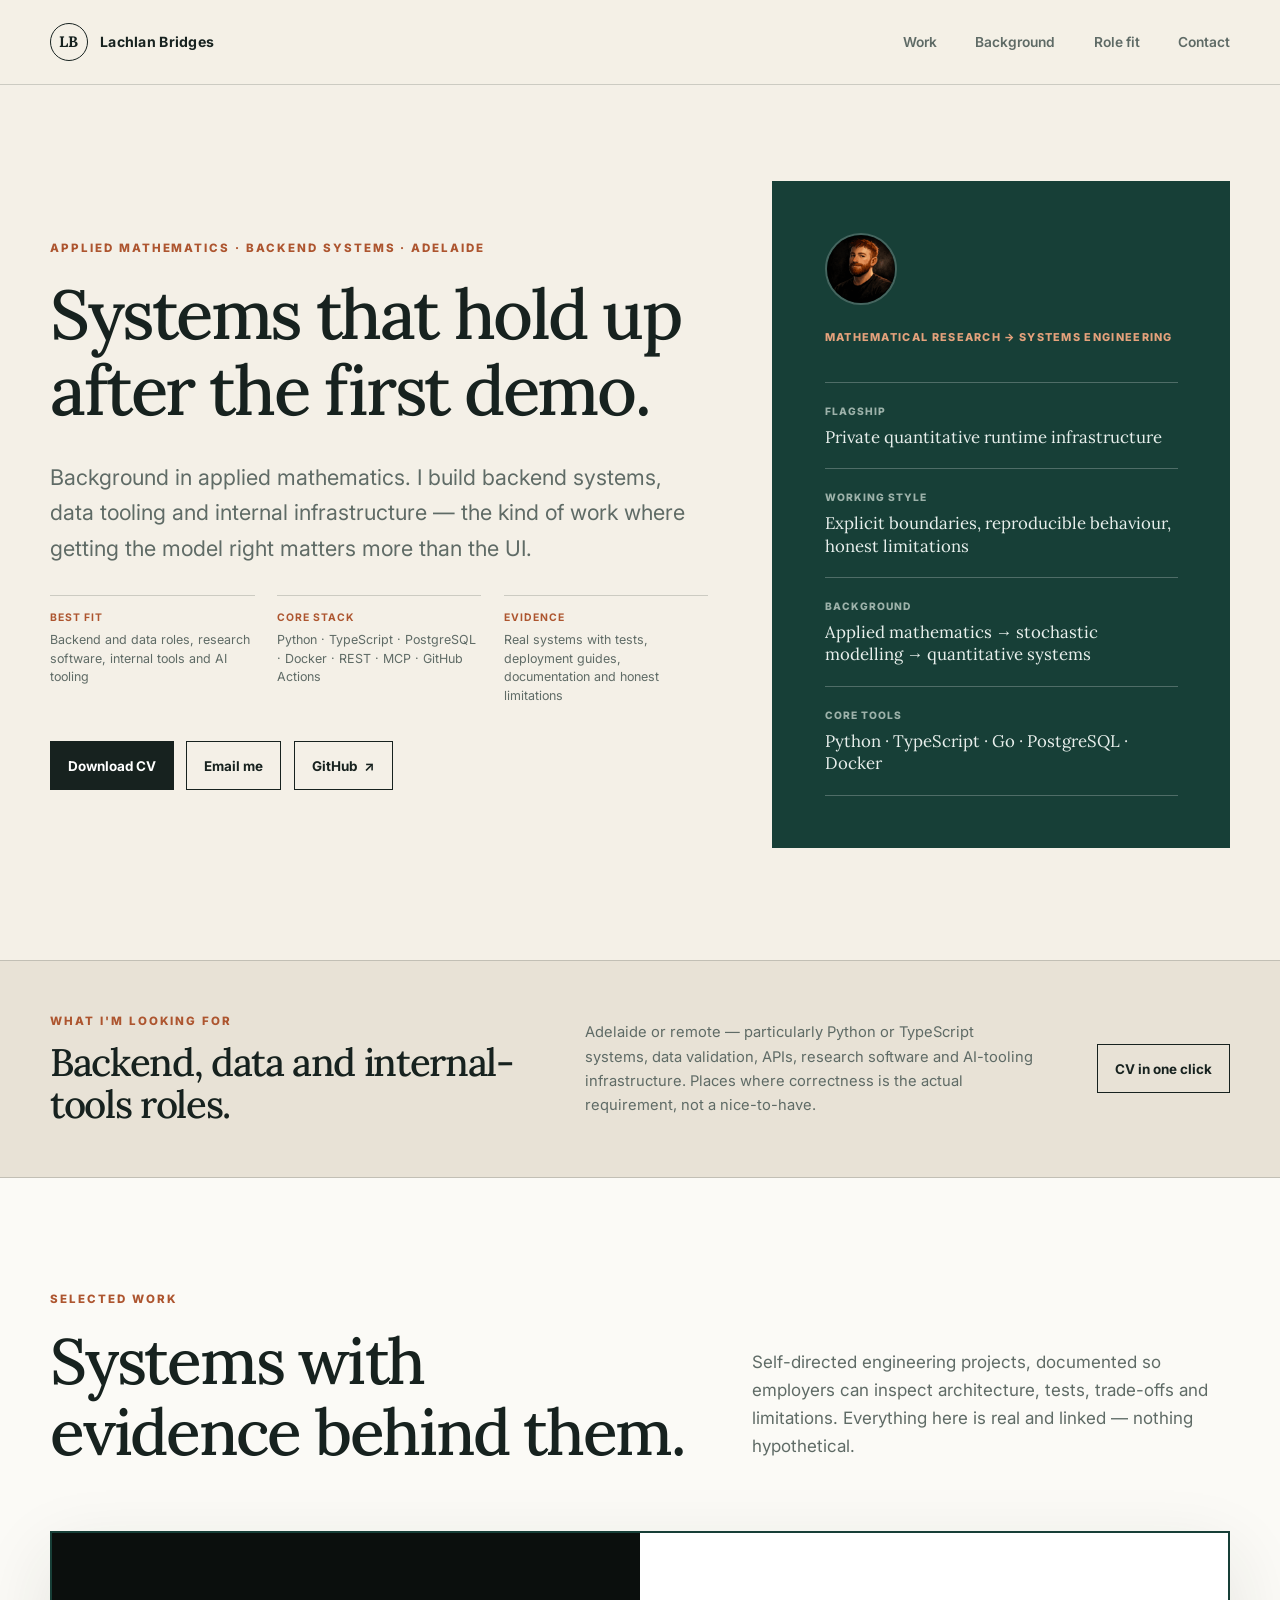
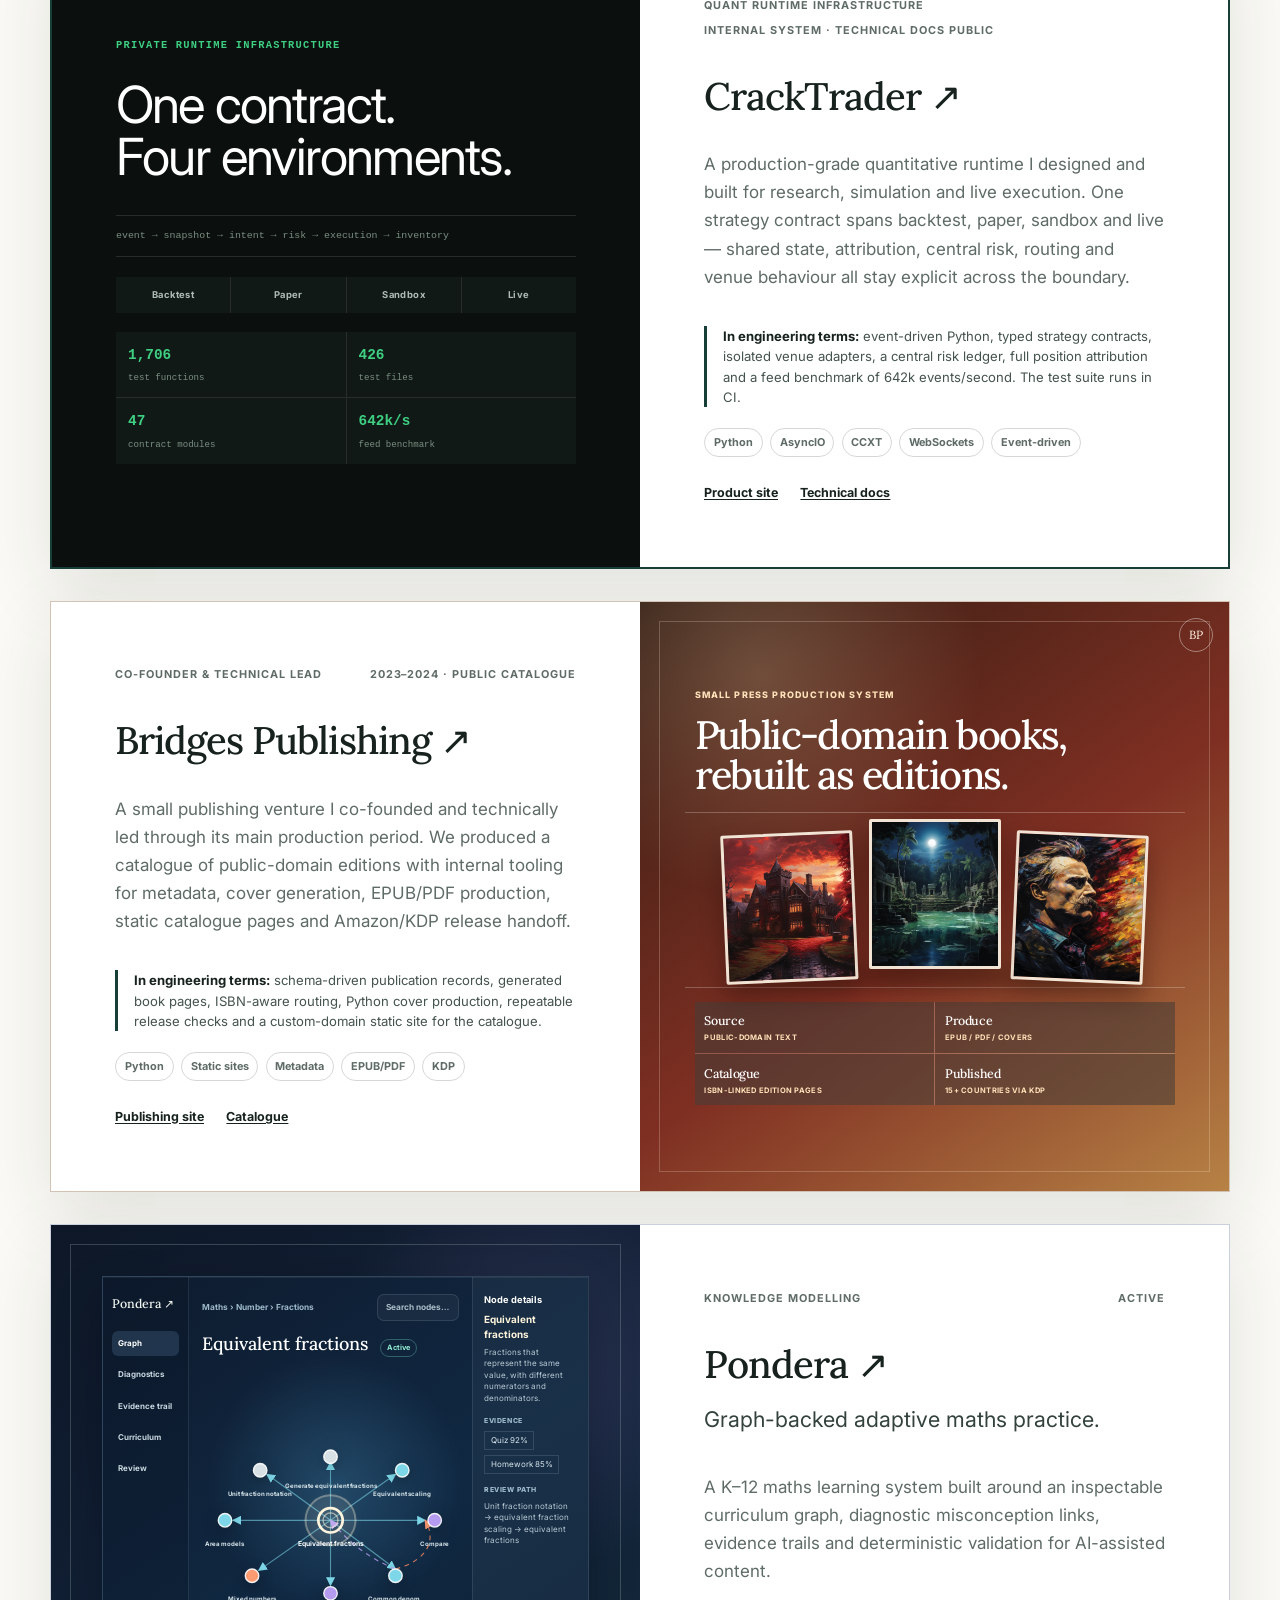
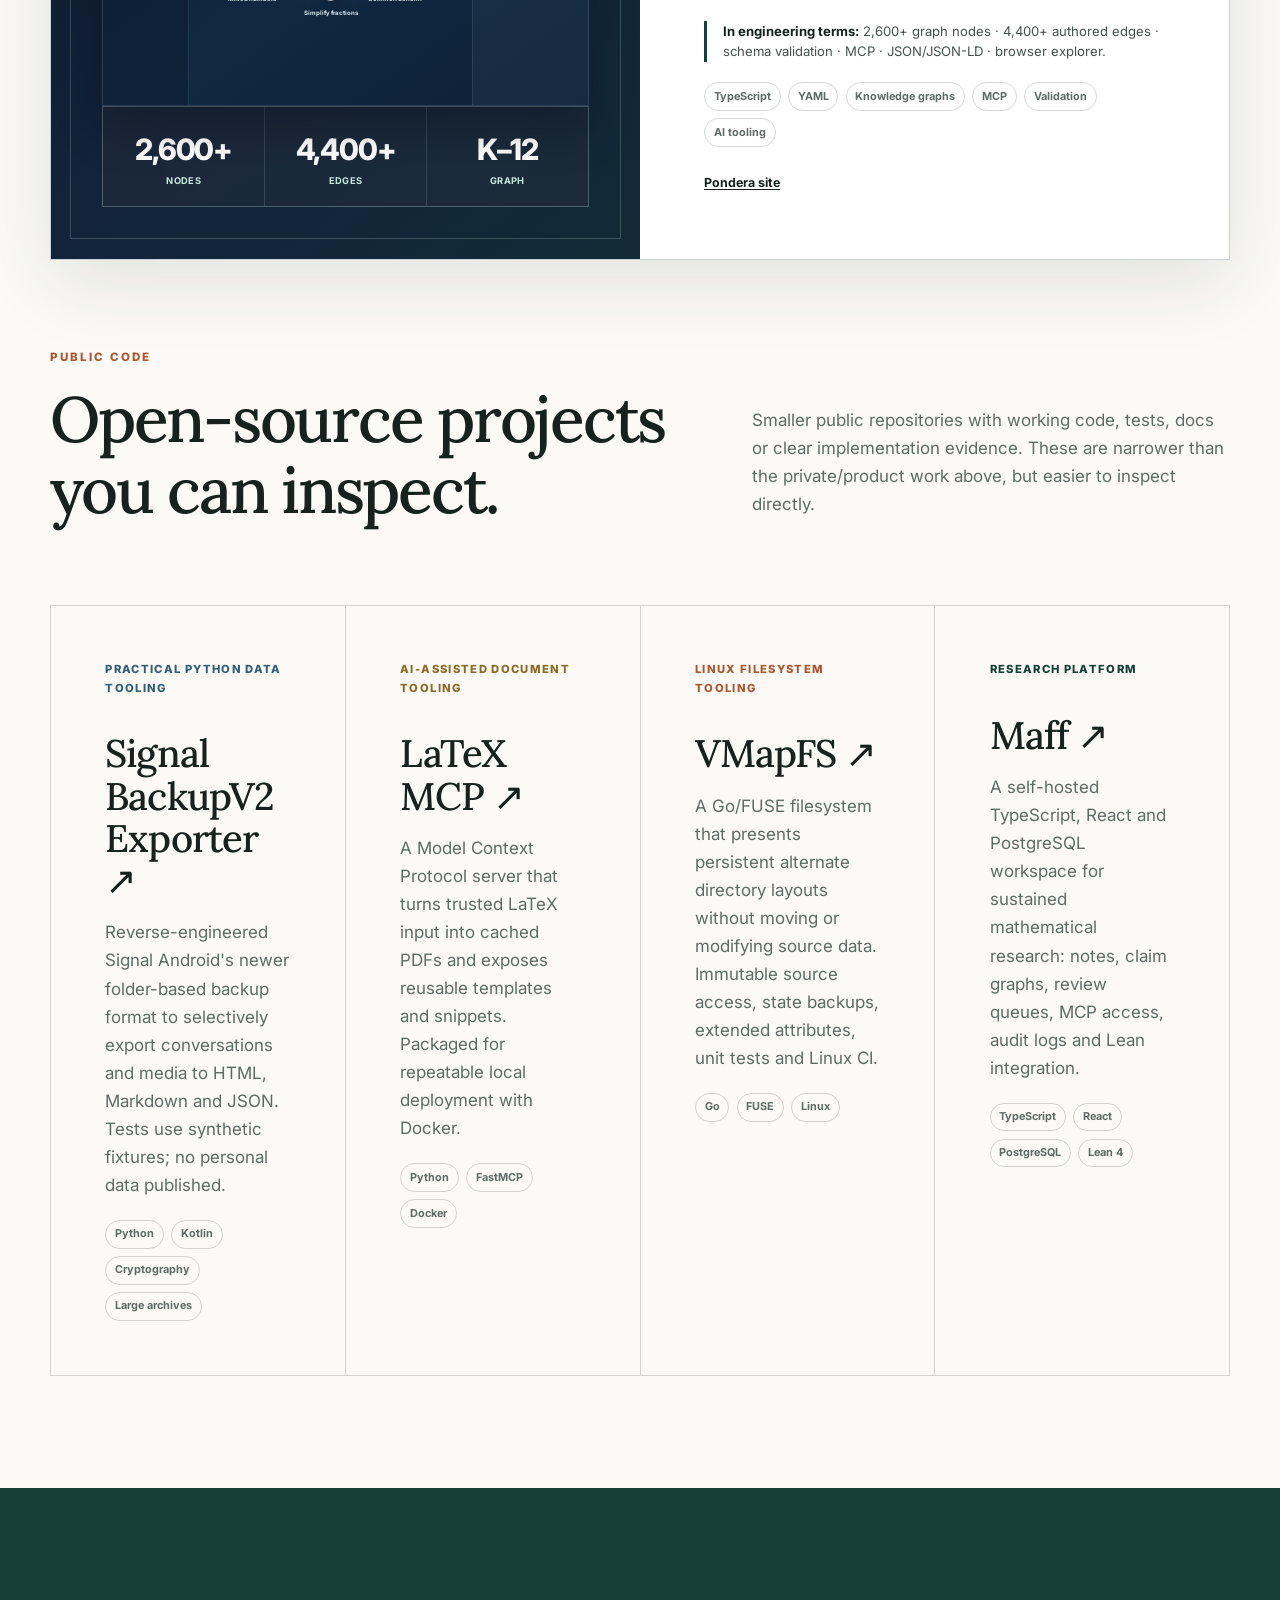
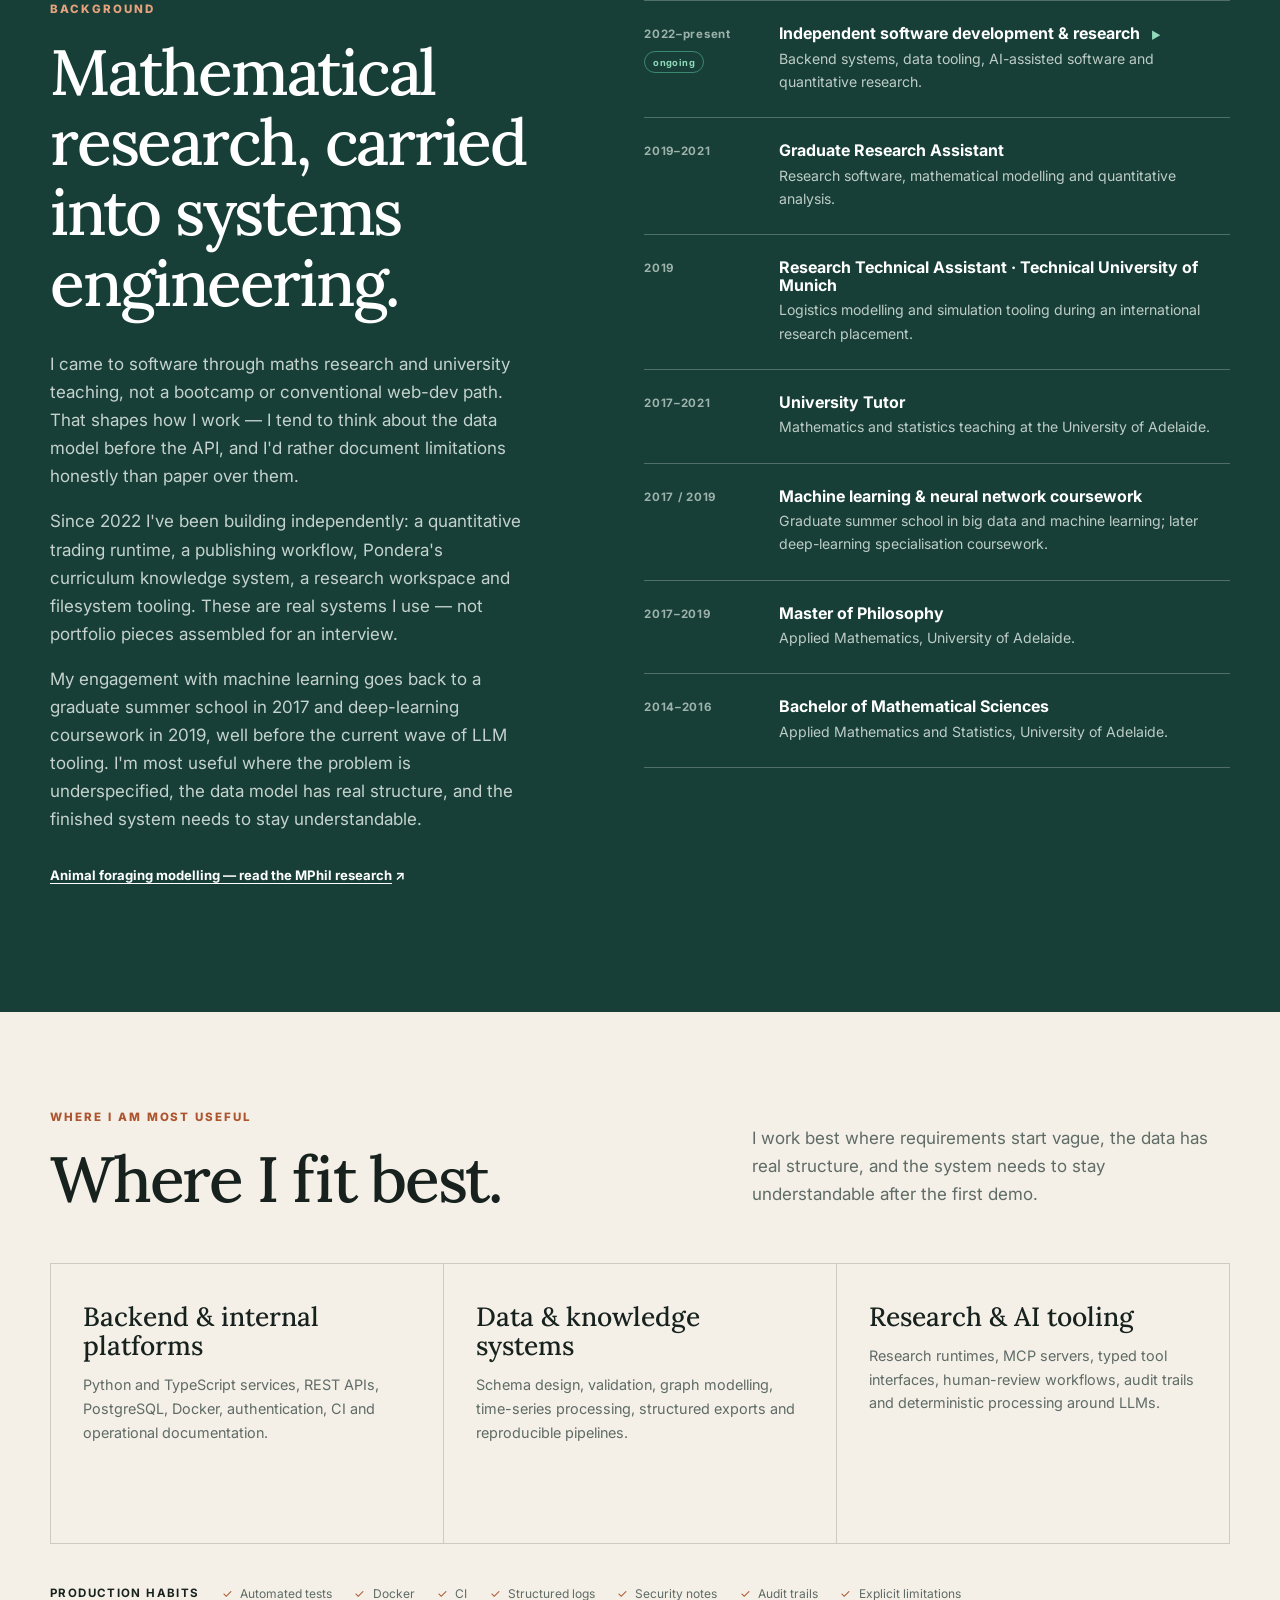
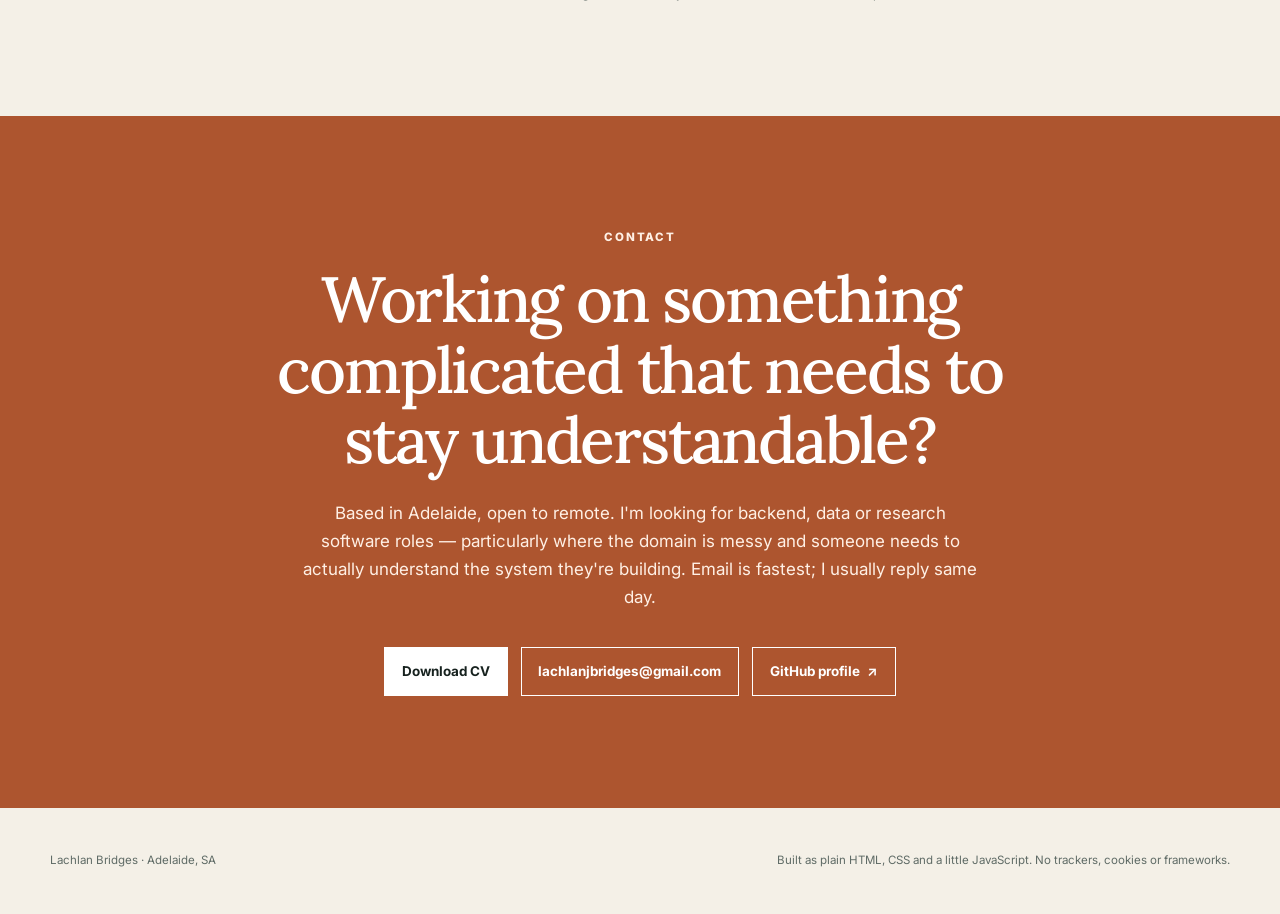
<file: index.html>
<!doctype html>
<html lang="en-AU">
<head>
  <meta charset="utf-8">
  <meta name="viewport" content="width=device-width, initial-scale=1">

  <title>Lachlan Bridges — Backend &amp; Data Software</title>
  <meta name="description" content="Adelaide-based software developer building backend systems, data tooling, research software and AI-assisted internal infrastructure.">
  <meta name="author" content="Lachlan Bridges">
  <meta name="theme-color" content="#173f37">

  <link rel="canonical" href="https://cv.lachlanbridges.com/">

  <link rel="icon" href="/favicon.ico" sizes="any">
  <link rel="icon" type="image/png" sizes="32x32" href="/favicon-32x32.png">
  <link rel="icon" href="/assets/favicon.svg" type="image/svg+xml">
  <link rel="apple-touch-icon" sizes="180x180" href="/apple-touch-icon.png">
  <link rel="manifest" href="/site.webmanifest">

  <meta property="og:type" content="website">
  <meta property="og:locale" content="en_AU">
  <meta property="og:site_name" content="Lachlan Bridges">
  <meta property="og:title" content="Lachlan Bridges — Backend &amp; Data Software">
  <meta property="og:description" content="Backend and data software that holds up. Research software, internal tools and AI-assisted infrastructure.">
  <meta property="og:url" content="https://cv.lachlanbridges.com/">
  <meta property="og:image" content="https://cv.lachlanbridges.com/assets/images/social-card.png">
  <meta property="og:image:secure_url" content="https://cv.lachlanbridges.com/assets/images/social-card.png">
  <meta property="og:image:type" content="image/png">
  <meta property="og:image:width" content="1200">
  <meta property="og:image:height" content="630">
  <meta property="og:image:alt" content="Lachlan Bridges — Backend and data software that holds up.">

  <meta name="twitter:card" content="summary_large_image">
  <meta name="twitter:title" content="Lachlan Bridges — Backend &amp; Data Software">
  <meta name="twitter:description" content="Backend and data software that holds up. Research software, internal tools and AI-assisted infrastructure.">
  <meta name="twitter:image" content="https://cv.lachlanbridges.com/assets/images/social-card.png">
  <meta name="twitter:image:alt" content="Lachlan Bridges — Backend and data software that holds up.">

  <script type="application/ld+json">
  {
    "@context": "https://schema.org",
    "@type": "ProfilePage",
    "name": "Lachlan Bridges — Backend & Data Software",
    "description": "Adelaide-based software developer building backend systems, data tooling, research software and AI-assisted internal infrastructure.",
    "url": "https://cv.lachlanbridges.com/",
    "mainEntity": {
      "@type": "Person",
      "name": "Lachlan Bridges",
      "url": "https://cv.lachlanbridges.com/",
      "jobTitle": "Software developer",
      "address": {
        "@type": "PostalAddress",
        "addressLocality": "Adelaide",
        "addressRegion": "SA",
        "addressCountry": "AU"
      },
      "sameAs": [
        "https://github.com/TheTailorRetailored"
      ]
    }
  }
  </script>

  <link rel="preconnect" href="https://fonts.googleapis.com">
  <link rel="preconnect" href="https://fonts.gstatic.com" crossorigin>
  <link href="https://fonts.googleapis.com/css2?family=Lora:ital,wght@0,400;0,500;1,400&family=Inter:wght@400;500;600;700&display=swap" rel="stylesheet">
  <link rel="stylesheet" href="styles.css">
</head>

  <body>
    <a class="skip-link" href="#main">Skip to content</a>

    <header class="site-header">
      <div class="site-header-inner">
        <a class="wordmark" href="#top" aria-label="Lachlan Bridges, home">
          <span aria-hidden="true">LB</span>
          <span>Lachlan Bridges</span>
        </a>
        <nav aria-label="Primary navigation">
          <a href="#work">Work</a>
          <a href="#background">Background</a>
          <a href="#fit">Role fit</a>
          <a href="#contact">Contact</a>
        </nav>
      </div>
    </header>

    <main id="main">

      <!-- ─── HERO ─────────────────────────────────────────── -->
      <section class="hero" id="top">
        <div class="hero-copy">
          <p class="eyebrow">Applied mathematics · backend systems · Adelaide</p>
          <h1>Systems that hold up after the first demo.</h1>
          <p class="hero-intro">
            Background in applied mathematics. I build backend systems, data tooling
            and internal infrastructure — the kind of work where getting the model
            right matters more than the UI.
          </p>
          <dl class="hero-proof">
            <div>
              <dt>Best fit</dt>
              <dd>Backend and data roles, research software, internal tools and AI tooling</dd>
            </div>
            <div>
              <dt>Core stack</dt>
              <dd>Python · TypeScript · PostgreSQL · Docker · REST · MCP · GitHub Actions</dd>
            </div>
            <div>
              <dt>Evidence</dt>
              <dd>Real systems with tests, deployment guides, documentation and honest limitations</dd>
            </div>
          </dl>
          <div class="actions">
            <a class="button primary" href="assets/Lachlan-Bridges-CV.pdf">Download CV</a>
            <a class="button secondary" href="mailto:lachlanjbridges@gmail.com">Email me</a>
            <a class="button secondary" href="https://github.com/TheTailorRetailored">GitHub <span aria-hidden="true">↗</span></a>
          </div>
        </div>

        <aside class="hero-profile" aria-label="Profile summary">
          <img class="profile-photo" src="assets/images/lachlan-bridges-portrait.png" alt="Portrait of Lachlan Bridges" width="72" height="72">
          <p class="profile-label">Mathematical research → systems engineering</p>
          <dl>
            <div><dt>Flagship</dt><dd>Private quantitative runtime infrastructure</dd></div>
            <div><dt>Working style</dt><dd>Explicit boundaries, reproducible behaviour, honest limitations</dd></div>
            <div><dt>Background</dt><dd>Applied mathematics → stochastic modelling → quantitative systems</dd></div>
            <div><dt>Core tools</dt><dd>Python · TypeScript · Go · PostgreSQL · Docker</dd></div>
          </dl>
        </aside>
      </section>

      <!-- ─── OPPORTUNITY BANNER ────────────────────────────── -->
      <section class="opportunity" aria-labelledby="opportunity-title">
        <div>
          <p class="eyebrow">What I'm looking for</p>
          <h2 id="opportunity-title">Backend, data and internal-tools roles.</h2>
        </div>
        <p>
          Adelaide or remote — particularly Python or TypeScript systems, data
          validation, APIs, research software and AI-tooling infrastructure.
          Places where correctness is the actual requirement, not a nice-to-have.
        </p>
        <a class="button secondary" href="assets/Lachlan-Bridges-CV.pdf">CV in one click</a>
      </section>

      <!-- ─── WORK ──────────────────────────────────────────── -->
      <section class="section" id="work">
        <div class="section-heading">
          <div>
            <p class="eyebrow">Selected work</p>
            <h2>Systems with evidence behind them.</h2>
          </div>
          <p>
            Self-directed engineering projects, documented so employers can inspect
            architecture, tests, trade-offs and limitations. Everything here is
            real and linked — nothing hypothetical.
          </p>
        </div>

        <div class="feature-grid">

          <!-- CrackTrader -->
          <article class="feature-card flagship-card">
            <a class="cracktrader-panel" href="https://cracktrader.github.io/" aria-label="View the CrackTrader product site">
              <span class="ct-label">Private runtime infrastructure</span>
              <strong>One contract.<br>Four environments.</strong>
              <span class="ct-path">event → snapshot → intent → risk → execution → inventory</span>
              <span class="ct-modes">
                <b>Backtest</b><b>Paper</b><b>Sandbox</b><b>Live</b>
              </span>
              <span class="ct-evidence">
                <i><b>1,706</b> test functions</i>
                <i><b>426</b> test files</i>
                <i><b>47</b> contract modules</i>
                <i><b>642k/s</b> feed benchmark</i>
              </span>
            </a>
            <div class="project-copy">
              <div class="project-topline">
                <span>Quant runtime infrastructure</span>
                <span>Internal system · technical docs public</span>
              </div>
              <h3><a href="https://cracktrader.github.io/">CrackTrader <span aria-hidden="true">↗</span></a></h3>
              <p>
                A production-grade quantitative runtime I designed and built for
                research, simulation and live execution. One strategy contract spans
                backtest, paper, sandbox and live — shared state, attribution, central
                risk, routing and venue behaviour all stay explicit across the boundary.
              </p>
              <p class="project-proof">
                <strong>In engineering terms:</strong> event-driven Python, typed
                strategy contracts, isolated venue adapters, a central risk ledger,
                full position attribution and a feed benchmark of 642k events/second.
                The test suite runs in CI.
              </p>
              <ul class="tags" aria-label="Technologies">
                <li>Python</li><li>AsyncIO</li><li>CCXT</li><li>WebSockets</li><li>Event-driven</li>
              </ul>
              <div class="inline-links">
                <a href="https://cracktrader.github.io/">Product site</a>
                <a href="https://cracktrader.github.io/docs/">Technical docs</a>
              </div>
            </div>
          </article>

          <!-- Bridges Publishing -->
          <article class="feature-card feature-card-reverse publishing-card">
            <a class="publishing-panel" href="https://bridgespublishing.house/" aria-label="View the Bridges Publishing site">
              <span class="bp-mark">BP</span>
              <span class="bp-label">Small press production system</span>
              <strong>Public-domain books,<br>rebuilt as editions.</strong>
              <span class="bp-book-stack" aria-hidden="true">
                <img src="assets/images/bridges-publishing-covers/art/a-a-milne-the-red-house-mystery.jpg" alt="Cover artwork from The Red House Mystery" width="900" height="1017">
                <img src="assets/images/bridges-publishing-covers/art/a-merritt-the-moon-pool.jpg" alt="Cover artwork from The Moon Pool" width="900" height="1017">
                <img src="assets/images/bridges-publishing-covers/art/friedrich-nietzsche-beyond-good-and-evil.jpg" alt="Cover artwork from Beyond Good and Evil" width="900" height="1017">
              </span>
              <span class="bp-evidence">
                <i><b>Source</b> public-domain text</i>
                <i><b>Produce</b> EPUB / PDF / covers</i>
                <i><b>Catalogue</b> ISBN-linked edition pages</i>
                <i><b>Published</b> 15+ countries via KDP</i>
              </span>
            </a>
            <div class="project-copy">
              <div class="project-topline">
                <span>Co-founder &amp; Technical Lead</span>
                <span>2023–2024 · public catalogue</span>
              </div>
              <h3><a href="https://bridgespublishing.house/">Bridges Publishing <span aria-hidden="true">↗</span></a></h3>
              <p>
                A small publishing venture I co-founded and technically led through
                its main production period. We produced a catalogue of public-domain editions with
                internal tooling for metadata, cover generation, EPUB/PDF production,
                static catalogue pages and Amazon/KDP release handoff.
              </p>
              <p class="project-proof">
                <strong>In engineering terms:</strong> schema-driven publication
                records, generated book pages, ISBN-aware routing, Python cover
                production, repeatable release checks and a custom-domain static site
                for the catalogue.
              </p>
              <ul class="tags" aria-label="Technologies">
                <li>Python</li><li>Static sites</li><li>Metadata</li><li>EPUB/PDF</li><li>KDP</li>
              </ul>
              <div class="inline-links">
                <a href="https://bridgespublishing.house/">Publishing site</a>
                <a href="https://bridgespublishing.house/catalog/">Catalogue</a>
              </div>
            </div>
          </article>

          <!-- Pondera -->
          <article class="feature-card pondera-card">
            <a class="pondera-panel" href="https://pondera-labs.github.io/" aria-label="View the Pondera Labs site">
              <span class="pondera-screen" aria-hidden="true">
                <span class="pondera-sidebar">
                  <b>Pondera ↗</b>
                  <i class="active">Graph</i>
                  <i>Diagnostics</i>
                  <i>Evidence trail</i>
                  <i>Curriculum</i>
                  <i>Review</i>
                </span>
                <span class="pondera-workspace">
                  <span class="pondera-toolbar">
                    <span>Maths › Number › Fractions</span>
                    <em>Search nodes…</em>
                  </span>
                  <strong>Equivalent fractions <small>Active</small></strong>
                  <svg viewBox="0 0 380 285" role="presentation" focusable="false">
                    <defs>
                      <marker id="pondera-arrow" markerWidth="8" markerHeight="8" refX="7" refY="4" orient="auto">
                        <path d="M0,0 L8,4 L0,8 Z" fill="#7dd7e8" />
                      </marker>
                      <marker id="pondera-hot-arrow" markerWidth="8" markerHeight="8" refX="7" refY="4" orient="auto">
                        <path d="M0,0 L8,4 L0,8 Z" fill="#ff9b73" />
                      </marker>
                      <marker id="pondera-remediation-arrow" markerWidth="8" markerHeight="8" refX="7" refY="4" orient="auto">
                        <path d="M0,0 L8,4 L0,8 Z" fill="#b59bf0" />
                      </marker>
                    </defs>
                    <path class="graph-link" marker-end="url(#pondera-arrow)" d="M190 140 L190 54" />
                    <path class="graph-link" marker-end="url(#pondera-arrow)" d="M190 140 L286 72" />
                    <path class="graph-link" marker-end="url(#pondera-arrow)" d="M190 140 L330 140" />
                    <path class="graph-link" marker-end="url(#pondera-arrow)" d="M190 140 L286 212" />
                    <path class="graph-link" marker-end="url(#pondera-arrow)" d="M190 140 L190 236" />
                    <path class="graph-link" marker-end="url(#pondera-arrow)" d="M190 140 L84 214" />
                    <path class="graph-link" marker-end="url(#pondera-arrow)" d="M190 140 L46 140" />
                    <path class="graph-link" marker-end="url(#pondera-arrow)" d="M190 140 L96 72" />
                    <path class="graph-link dashed" marker-end="url(#pondera-hot-arrow)" d="M286 212 C332 200 348 170 330 140" />
                    <path class="graph-link dashed remediation" marker-end="url(#pondera-remediation-arrow)" d="M286 212 C246 196 216 172 190 140" />
                    <circle class="halo" cx="190" cy="140" r="37" />
                    <circle class="node focus" cx="190" cy="140" r="18" />
                    <circle class="focus-inner" cx="190" cy="140" r="11" />
                    <circle class="node pale" cx="190" cy="46" r="10" />
                    <circle class="node teal" cx="296" cy="66" r="10" />
                    <circle class="node purple" cx="344" cy="140" r="10" />
                    <circle class="node teal" cx="286" cy="222" r="10" />
                    <circle class="node purple" cx="190" cy="248" r="10" />
                    <circle class="node coral" cx="74" cy="222" r="10" />
                    <circle class="node teal" cx="34" cy="140" r="10" />
                    <circle class="node pale" cx="86" cy="66" r="10" />
                    <text x="190" y="92">Generate equivalent fractions</text>
                    <text x="296" y="104">Equivalent scaling</text>
                    <text x="344" y="178">Compare</text>
                    <text x="286" y="260">Common denom.</text>
                    <text x="190" y="280">Simplify fractions</text>
                    <text x="74" y="260">Mixed numbers</text>
                    <text x="34" y="178">Area models</text>
                    <text x="86" y="104">Unit fraction notation</text>
                    <text class="centre-label" x="190" y="178">Equivalent fractions</text>
                  </svg>
                </span>
                <span class="pondera-detail">
                  <b>Node details</b>
                  <strong>Equivalent fractions</strong>
                  <span>Fractions that represent the same value, with different numerators and denominators.</span>
                  <i>Evidence</i>
                  <em>Quiz 92%</em>
                  <em>Homework 85%</em>
                  <i>Review path</i>
                  <span>Unit fraction notation → equivalent fraction scaling → equivalent fractions</span>
                </span>
              </span>
              <span class="pondera-map legacy-pondera-map" aria-hidden="true">
                <svg viewBox="0 0 620 430" role="presentation" focusable="false">
                  <path class="constellation-link" d="M84 262 C122 226 158 198 198 178" />
                  <path class="constellation-link" d="M198 178 C250 158 296 156 338 172" />
                  <path class="constellation-link" d="M338 172 C390 148 440 122 488 94" />
                  <path class="constellation-link" d="M338 172 C386 200 426 230 460 264" />
                  <path class="constellation-link" d="M460 264 C492 290 528 306 568 312" />
                  <path class="constellation-link" d="M460 264 C478 314 468 356 430 390" />
                  <path class="constellation-link" d="M338 172 C316 214 294 248 272 274" />
                  <path class="constellation-link" d="M198 178 C172 230 170 286 192 346" />
                  <path class="constellation-link" d="M192 346 C150 360 108 374 66 388" />
                  <path class="constellation-link" d="M84 262 C120 302 156 330 192 346" />
                  <path class="constellation-link" d="M198 178 C168 140 132 110 90 88" />
                  <path class="constellation-link" d="M488 94 C522 72 544 48 554 22" />
                  <path class="constellation-link" d="M488 94 C526 104 554 126 572 160" />
                  <path class="constellation-link" d="M488 94 C466 62 432 44 386 40" />
                  <path class="constellation-link" d="M386 40 C350 58 326 86 314 124" />
                  <path class="constellation-link" d="M314 124 C318 144 326 160 338 172" />
                  <path class="constellation-link thin" d="M90 88 C72 120 58 154 48 190" />
                  <path class="constellation-link thin" d="M48 190 C60 218 72 242 84 262" />
                  <path class="constellation-link thin" d="M84 262 C60 260 38 266 20 280" />
                  <path class="constellation-link thin" d="M66 388 C46 400 28 406 12 406" />
                  <path class="constellation-link thin" d="M192 346 C218 376 248 396 282 406" />
                  <path class="constellation-link thin" d="M282 406 C310 392 330 370 342 340" />
                  <path class="constellation-link thin" d="M430 390 C454 398 478 394 502 378" />
                  <path class="diagnostic-ring" d="M236 226 C278 178 356 178 398 226 C442 278 406 350 330 356 C258 362 194 278 236 226" />
                  <path class="diagnostic-link" d="M258 270 L310 318 L358 248 L402 306" />
                  <path class="diagnostic-link" d="M258 270 L358 248" />
                  <path class="diagnostic-link" d="M310 318 L402 306" />
                  <path class="diagnostic-link" d="M310 318 L342 340" />
                  <path class="diagnostic-link" d="M358 248 L342 340" />
                  <circle class="node pale" cx="90" cy="88" r="7" />
                  <circle class="node pale" cx="48" cy="190" r="7" />
                  <circle class="node teal" cx="84" cy="262" r="9" />
                  <circle class="node teal" cx="20" cy="280" r="7" />
                  <circle class="node purple" cx="132" cy="246" r="8" />
                  <circle class="node teal" cx="198" cy="178" r="10" />
                  <circle class="node pale" cx="338" cy="172" r="8" />
                  <circle class="node teal" cx="488" cy="94" r="10" />
                  <circle class="node teal" cx="554" cy="22" r="7" />
                  <circle class="node teal" cx="572" cy="160" r="7" />
                  <circle class="node pale" cx="386" cy="40" r="7" />
                  <circle class="node pale" cx="314" cy="124" r="7" />
                  <circle class="node coral" cx="460" cy="264" r="9" />
                  <circle class="node teal" cx="568" cy="312" r="7" />
                  <circle class="node pale" cx="430" cy="390" r="8" />
                  <circle class="node pale" cx="502" cy="378" r="7" />
                  <circle class="node teal" cx="192" cy="346" r="9" />
                  <circle class="node teal" cx="66" cy="388" r="8" />
                  <circle class="node purple" cx="12" cy="406" r="7" />
                  <circle class="node pale" cx="282" cy="406" r="7" />
                  <circle class="node teal" cx="272" cy="274" r="9" />
                  <circle class="node gold" cx="258" cy="270" r="11" />
                  <circle class="node gold" cx="310" cy="318" r="11" />
                  <circle class="node coral focus" cx="358" cy="248" r="11" />
                  <circle class="node gold" cx="402" cy="306" r="10" />
                  <circle class="node teal" cx="342" cy="340" r="9" />
                </svg>
              </span>
              <span class="pondera-stats">
                <i><b>2,600+</b> nodes</i><i><b>4,400+</b> edges</i><i><b>K–12</b> graph</i>
              </span>
              <span class="pondera-stats legacy-pondera-stats" aria-hidden="true">
                <i><b>2,600+</b> nodes</i><i><b>4,400+</b> edges</i><i><b>K–12</b> graph</i>
              </span>
            </a>
            <div class="project-copy">
              <div class="project-topline">
                <span>Knowledge modelling</span>
                <span>Active</span>
              </div>
              <h3><a href="https://pondera-labs.github.io/">Pondera <span aria-hidden="true">↗</span></a></h3>
              <p class="project-subtitle">Graph-backed adaptive maths practice.</p>
              <p>
                A K–12 maths learning system built around an inspectable curriculum
                graph, diagnostic misconception links, evidence trails and
                deterministic validation for AI-assisted content.
              </p>
              <p class="project-proof">
                <strong>In engineering terms:</strong> 2,600+ graph nodes ·
                4,400+ authored edges · schema validation · MCP · JSON/JSON-LD ·
                browser explorer.
              </p>
              <ul class="tags" aria-label="Technologies">
                <li>TypeScript</li><li>YAML</li><li>Knowledge graphs</li><li>MCP</li><li>Validation</li><li>AI tooling</li>
              </ul>
              <div class="inline-links">
                <a href="https://pondera-labs.github.io/">Pondera site</a>
              </div>
            </div>
          </article>

        </div><!-- /feature-grid -->

        <div class="section-heading compact-heading public-code-heading">
          <div>
            <p class="eyebrow">Public code</p>
            <h2>Open-source projects you can inspect.</h2>
          </div>
          <p>
            Smaller public repositories with working code, tests, docs or clear
            implementation evidence. These are narrower than the private/product
            work above, but easier to inspect directly.
          </p>
        </div>

        <div class="project-grid">
          <article class="project-card blue">
            <p class="project-kind">Practical Python data tooling</p>
            <h3><a href="https://github.com/TheTailorRetailored/signal-backup-v2-exporter">Signal BackupV2 Exporter <span aria-hidden="true">↗</span></a></h3>
            <p>
              Reverse-engineered Signal Android's newer folder-based backup format
              to selectively export conversations and media to HTML, Markdown and
              JSON. Tests use synthetic fixtures; no personal data published.
            </p>
            <ul class="tags"><li>Python</li><li>Kotlin</li><li>Cryptography</li><li>Large archives</li></ul>
          </article>

          <article class="project-card gold">
            <p class="project-kind">AI-assisted document tooling</p>
            <h3><a href="https://github.com/TheTailorRetailored/latex-mcp">LaTeX MCP <span aria-hidden="true">↗</span></a></h3>
            <p>
              A Model Context Protocol server that turns trusted LaTeX input into
              cached PDFs and exposes reusable templates and snippets. Packaged
              for repeatable local deployment with Docker.
            </p>
            <ul class="tags"><li>Python</li><li>FastMCP</li><li>Docker</li></ul>
          </article>

          <article class="project-card rust">
            <p class="project-kind">Linux filesystem tooling</p>
            <h3><a href="https://github.com/TheTailorRetailored/VMapFS">VMapFS <span aria-hidden="true">↗</span></a></h3>
            <p>
              A Go/FUSE filesystem that presents persistent alternate directory
              layouts without moving or modifying source data. Immutable source
              access, state backups, extended attributes, unit tests and Linux CI.
            </p>
            <ul class="tags"><li>Go</li><li>FUSE</li><li>Linux</li></ul>
          </article>

          <article class="project-card green">
            <p class="project-kind">Research platform</p>
            <h3><a href="https://github.com/TheTailorRetailored/maff">Maff <span aria-hidden="true">↗</span></a></h3>
            <p>
              A self-hosted TypeScript, React and PostgreSQL workspace for sustained
              mathematical research: notes, claim graphs, review queues, MCP access,
              audit logs and Lean integration.
            </p>
            <ul class="tags"><li>TypeScript</li><li>React</li><li>PostgreSQL</li><li>Lean 4</li></ul>
          </article>
        </div>

      </section>

      <!-- ─── BACKGROUND ─────────────────────────────────────── -->
      <section class="section background" id="background">
        <div class="background-intro">
          <p class="eyebrow">Background</p>
          <h2>Mathematical research, carried into systems engineering.</h2>
          <p>
            I came to software through maths research and university teaching, not
            a bootcamp or conventional web-dev path. That shapes how I work — I tend
            to think about the data model before the API, and I'd rather document
            limitations honestly than paper over them.
          </p>
          <p>
            Since 2022 I've been building independently: a quantitative trading
            runtime, a publishing workflow, Pondera's curriculum knowledge system, a research
            workspace and filesystem tooling. These are real systems I use — not portfolio pieces assembled
            for an interview.
          </p>
          <p>
            My engagement with machine learning goes back to a graduate summer school
            in 2017 and deep-learning coursework in 2019, well before the current
            wave of LLM tooling. I'm most useful where the problem is underspecified,
            the data model has real structure, and the finished system needs to stay
            understandable.
          </p>
          <p class="background-link">
            <a href="https://cv.lachlanbridges.com/MPhilThesis/thesis.pdf">Animal foraging modelling — read the MPhil research</a>
            <span aria-hidden="true">↗</span>
          </p>
        </div>

        <div class="timeline" aria-label="Education and experience">
          <details class="timeline-present">
            <summary class="timeline-item timeline-summary">
              <span class="timeline-date">2022–present <em>ongoing</em></span>
              <div>
                <h3>Independent software development &amp; research <span class="summary-arrow" aria-hidden="true">▶</span></h3>
                <p>Backend systems, data tooling, AI-assisted software and quantitative research.</p>
              </div>
            </summary>
            <div class="timeline-project-grid">
              <a class="timeline-project" href="https://cracktrader.github.io/">
                <div><span class="project-dot teal"></span><strong>CrackTrader</strong><time>2022–present</time></div>
                <p>Quantitative runtime with stable strategy contracts across backtest, paper, sandbox and live execution.</p>
                <ul><li>Python</li><li>AsyncIO</li><li>Event-driven</li></ul>
              </a>
              <a class="timeline-project" href="https://github.com/TheTailorRetailored/maff">
                <div><span class="project-dot blue-dot"></span><strong>Maff</strong><time>2026–present</time></div>
                <p>Full-stack research workspace supporting two paper-scale mathematical projects.</p>
                <ul><li>TypeScript</li><li>React</li><li>PostgreSQL</li><li>Lean 4</li></ul>
              </a>
              <a class="timeline-project" href="https://bridgespublishing.house/">
                <div><span class="project-dot brown"></span><strong>Bridges Publishing</strong><time>2023–2024</time></div>
                <p>Small publishing venture with generated catalogue pages, edition metadata and repeatable KDP release tooling.</p>
                <ul><li>Python</li><li>Metadata</li><li>Static site</li></ul>
              </a>
              <a class="timeline-project" href="https://pondera-labs.github.io/">
                <div><span class="project-dot amber"></span><strong>Pondera</strong><time>2026–present</time></div>
                <p>Graph-first K–12 maths system for ontology, diagnostics, mastery state and evidence-trail review.</p>
                <ul><li>TypeScript</li><li>Knowledge graph</li><li>MCP</li></ul>
              </a>
              <a class="timeline-project" href="https://github.com/TheTailorRetailored/signal-backup-v2-exporter">
                <div><span class="project-dot purple"></span><strong>Signal BackupV2 Exporter</strong><time>2026</time></div>
                <p>Reverse-engineered data exporter for Signal's newer folder-based backup format.</p>
                <ul><li>Python</li><li>Kotlin</li><li>Cryptography</li></ul>
              </a>
              <a class="timeline-project" href="https://github.com/TheTailorRetailored/latex-mcp">
                <div><span class="project-dot coral"></span><strong>LaTeX MCP</strong><time>2025</time></div>
                <p>MCP server turning trusted LaTeX into cached PDFs with reusable templates.</p>
                <ul><li>Python</li><li>FastMCP</li><li>Docker</li></ul>
              </a>
              <a class="timeline-project" href="https://github.com/TheTailorRetailored/VMapFS">
                <div><span class="project-dot green-dot"></span><strong>VMapFS</strong><time>2025–present</time></div>
                <p>Go/FUSE filesystem for persistent alternate layouts without altering source data.</p>
                <ul><li>Go</li><li>FUSE</li><li>Linux</li></ul>
              </a>
            </div>
          </details>

          <div class="timeline-item">
            <span class="timeline-date">2019–2021</span>
            <div><h3>Graduate Research Assistant</h3><p>Research software, mathematical modelling and quantitative analysis.</p></div>
          </div>
          <div class="timeline-item">
            <span class="timeline-date">2019</span>
            <div><h3>Research Technical Assistant · Technical University of Munich</h3><p>Logistics modelling and simulation tooling during an international research placement.</p></div>
          </div>
          <div class="timeline-item">
            <span class="timeline-date">2017–2021</span>
            <div><h3>University Tutor</h3><p>Mathematics and statistics teaching at the University of Adelaide.</p></div>
          </div>
          <div class="timeline-item">
            <span class="timeline-date">2017 / 2019</span>
            <div><h3>Machine learning &amp; neural network coursework</h3><p>Graduate summer school in big data and machine learning; later deep-learning specialisation coursework.</p></div>
          </div>
          <div class="timeline-item">
            <span class="timeline-date">2017–2019</span>
            <div><h3>Master of Philosophy</h3><p>Applied Mathematics, University of Adelaide.</p></div>
          </div>
          <div class="timeline-item">
            <span class="timeline-date">2014–2016</span>
            <div><h3>Bachelor of Mathematical Sciences</h3><p>Applied Mathematics and Statistics, University of Adelaide.</p></div>
          </div>
        </div>
      </section>

      <!-- ─── ROLE FIT ───────────────────────────────────────── -->
      <section class="section role-fit" id="fit">
        <div class="section-heading compact-heading">
          <div>
            <p class="eyebrow">Where I am most useful</p>
            <h2>Where I fit best.</h2>
          </div>
          <p>
            I work best where requirements start vague, the data has real structure,
            and the system needs to stay understandable after the first demo.
          </p>
        </div>

        <div class="role-grid">
          <article class="role-card">
            <h3>Backend &amp; internal platforms</h3>
            <p>Python and TypeScript services, REST APIs, PostgreSQL, Docker, authentication, CI and operational documentation.</p>
          </article>
          <article class="role-card">
            <h3>Data &amp; knowledge systems</h3>
            <p>Schema design, validation, graph modelling, time-series processing, structured exports and reproducible pipelines.</p>
          </article>
          <article class="role-card">
            <h3>Research &amp; AI tooling</h3>
            <p>Research runtimes, MCP servers, typed tool interfaces, human-review workflows, audit trails and deterministic processing around LLMs.</p>
          </article>
        </div>

        <div class="readiness-strip">
          <strong>Production habits</strong>
          <span>Automated tests</span>
          <span>Docker</span>
          <span>CI</span>
          <span>Structured logs</span>
          <span>Security notes</span>
          <span>Audit trails</span>
          <span>Explicit limitations</span>
        </div>
      </section>

      <!-- ─── CONTACT ───────────────────────────────────────── -->
      <section class="contact section" id="contact">
        <p class="eyebrow">Contact</p>
        <h2>Working on something complicated that needs to stay understandable?</h2>
        <p>
          Based in Adelaide, open to remote. I'm looking for backend, data or
          research software roles — particularly where the domain is messy and
          someone needs to actually understand the system they're building.
          Email is fastest; I usually reply same day.
        </p>
        <div class="actions">
          <a class="button light" href="assets/Lachlan-Bridges-CV.pdf">Download CV</a>
          <a class="button outline-light" href="mailto:lachlanjbridges@gmail.com">lachlanjbridges@gmail.com</a>
          <a class="button outline-light" href="https://github.com/TheTailorRetailored">GitHub profile <span aria-hidden="true">↗</span></a>
        </div>
      </section>

    </main>

    <footer>
      <p>Lachlan Bridges <span aria-hidden="true">·</span> Adelaide, SA</p>
      <p>Built as plain HTML, CSS and a little JavaScript. No trackers, cookies or frameworks.</p>
    </footer>

    <script>
      (function () {
        var links = Array.from(document.querySelectorAll('nav a[href^="#"]'));
        var sections = links
          .map(function (link) { return document.querySelector(link.getAttribute('href')); })
          .filter(Boolean);
        var ticking = false;

        function updateNavigation() {
          var marker = window.scrollY + 120;
          var current = '';
          sections.forEach(function (section) {
            if (section.offsetTop <= marker) current = section.id;
          });
          links.forEach(function (link) {
            var active = link.getAttribute('href') === '#' + current;
            link.classList.toggle('nav-active', active);
            if (active) link.setAttribute('aria-current', 'location');
            else link.removeAttribute('aria-current');
          });
          ticking = false;
        }

        window.addEventListener('scroll', function () {
          if (!ticking) {
            window.requestAnimationFrame(updateNavigation);
            ticking = true;
          }
        }, { passive: true });
        updateNavigation();
      }());
    </script>
  </body>
</html>
</file>
<file: styles.css>
:root {
  --paper: #f4f0e7;
  --paper-light: #fbfaf6;
  --ink: #17221f;
  --muted: #5f6b66;
  --green: #173f37;
  --green-light: #dbe9e1;
  --rust: #ad552f;
  --blue: #335e78;
  --gold: #8f6824;
  --line: rgba(23, 34, 31, 0.18);
  --shadow: 0 24px 70px rgba(36, 45, 40, 0.11);
  --sans: Inter, ui-sans-serif, system-ui, sans-serif;
  --serif: Lora, Iowan Old Style, Georgia, serif;
}

* { box-sizing: border-box; }
html { scroll-behavior: smooth; }
section[id] { scroll-margin-top: 100px; }
body {
  margin: 0;
  background: var(--paper);
  color: var(--ink);
  font-family: var(--sans);
  font-size: 17px;
  line-height: 1.65;
  text-rendering: optimizeLegibility;
}

a { color: inherit; text-underline-offset: 0.2em; }
a:hover { text-decoration-thickness: 2px; }
img { display: block; max-width: 100%; }

.skip-link {
  position: fixed;
  left: 1rem;
  top: -5rem;
  z-index: 20;
  padding: 0.7rem 1rem;
  background: var(--ink);
  color: white;
}
.skip-link:focus { top: 1rem; }

.site-header {
  position: sticky;
  top: 0;
  z-index: 10;
  width: 100%;
  background: rgba(244, 240, 231, .96);
  border-bottom: 1px solid var(--line);
  backdrop-filter: blur(16px);
  -webkit-backdrop-filter: blur(16px);
}

.site-header-inner {
  width: min(1180px, calc(100% - 3rem));
  min-height: 84px;
  margin: 0 auto;
  display: flex;
  align-items: center;
  justify-content: space-between;
}

.wordmark {
  display: inline-flex;
  gap: 0.75rem;
  align-items: center;
  font-size: 0.88rem;
  font-weight: 700;
  letter-spacing: 0.02em;
  text-decoration: none;
}
.wordmark span:first-child {
  display: grid;
  place-items: center;
  width: 38px;
  height: 38px;
  border: 1px solid var(--ink);
  border-radius: 50%;
  font-family: var(--serif);
  font-size: 0.95rem;
}
nav { display: flex; gap: clamp(1rem, 3vw, 2.4rem); }
nav a {
  color: var(--muted);
  font-size: 0.86rem;
  font-weight: 600;
  text-decoration: none;
}
nav a:hover { color: var(--ink); }
nav a.nav-active { color: var(--green); font-weight: 700; }

.hero {
  width: min(1180px, calc(100% - 3rem));
  min-height: 680px;
  margin: 0 auto;
  display: grid;
  grid-template-columns: 1.18fr 0.82fr;
  gap: 5vw;
  align-items: center;
  padding: 6rem 0 7rem;
}
.eyebrow {
  margin: 0 0 1.1rem;
  color: var(--rust);
  font-size: 0.72rem;
  font-weight: 800;
  letter-spacing: 0.17em;
  text-transform: uppercase;
}
h1, h2, h3 { line-height: 1.1; }
h1, h2 {
  margin: 0;
  font-family: var(--serif);
  font-weight: 500;
  letter-spacing: -0.035em;
}
h1 { max-width: 880px; font-size: clamp(3.5rem, 5.4vw, 5.2rem); }
h2 { font-size: clamp(2.7rem, 5vw, 4.7rem); }
.hero-intro {
  max-width: 690px;
  margin: 2rem 0 0;
  color: var(--muted);
  font-size: clamp(1.12rem, 2vw, 1.35rem);
}
.hero-proof { display: grid; grid-template-columns: repeat(3, minmax(0, 1fr)); gap: 1.4rem; margin: 1.8rem 0 0; }
.hero-proof div { padding-top: .8rem; border-top: 1px solid var(--line); }
.hero-proof dt { margin-bottom: .3rem; color: var(--rust); font-size: .65rem; font-weight: 700; letter-spacing: .1em; text-transform: uppercase; }
.hero-proof dd { margin: 0; color: var(--muted); font-size: .78rem; line-height: 1.5; }
.actions { display: flex; flex-wrap: wrap; gap: 0.8rem; margin-top: 2.2rem; }
.button {
  display: inline-flex;
  align-items: center;
  gap: 0.45rem;
  padding: 0.78rem 1.05rem;
  border: 1px solid var(--ink);
  font-size: 0.84rem;
  font-weight: 700;
  text-decoration: none;
  transition: transform 160ms ease, background-color 160ms ease;
}
.button:hover { transform: translateY(-2px); }
.button.primary { background: var(--ink); color: white; }
.button.secondary { background: transparent; }

.hero-profile { align-self: stretch; display: flex; flex-direction: column; justify-content: center; padding: clamp(2rem, 4vw, 3.2rem); border: 1px solid var(--green); background: var(--green); color: white; }
.profile-photo { width: 72px; height: 72px; margin: 0 0 1.5rem; border: 2px solid rgba(255,255,255,.2); border-radius: 50%; object-fit: cover; }
.hero-profile > p { margin: 0 0 2.2rem; color: #e5a27c; font-size: .68rem; font-weight: 800; letter-spacing: .12em; text-transform: uppercase; }
.hero-profile dl { margin: 0; border-top: 1px solid rgba(255,255,255,.24); }
.hero-profile dl div { padding: 1.25rem 0; border-bottom: 1px solid rgba(255,255,255,.24); }
.hero-profile dt { color: #9db2aa; font-size: .64rem; font-weight: 800; letter-spacing: .1em; text-transform: uppercase; }
.hero-profile dd { margin: .35rem 0 0; color: #e8efec; font-family: var(--serif); font-size: 1.05rem; line-height: 1.35; }

.opportunity { display: grid; grid-template-columns: 1.05fr 1fr auto; gap: clamp(2rem, 5vw, 5rem); align-items: center; padding: 3.2rem max(1.5rem, calc((100% - 1180px) / 2)); border-block: 1px solid var(--line); background: #e8e2d6; }
.opportunity .eyebrow { margin-bottom: .6rem; }
.opportunity h2 { max-width: 520px; font-size: clamp(2rem, 3vw, 3rem); }
.opportunity > p { max-width: 560px; margin: 0; color: var(--muted); font-size: .92rem; }
.opportunity .button { white-space: nowrap; }

.section { padding: 7rem max(1.5rem, calc((100% - 1180px) / 2)); }
#work { background: var(--paper-light); }
.role-fit { padding-top: 6rem; background: var(--paper); color: var(--ink); }
.section-heading {
  display: grid;
  grid-template-columns: 1fr 0.75fr;
  gap: 4rem;
  align-items: end;
  margin-bottom: 4rem;
}
.section-heading > p { max-width: 580px; margin: 0 0 .4rem; color: var(--muted); }
.role-fit .section-heading > p { color: var(--muted); }
.role-fit .eyebrow { color: var(--rust); }
.compact-heading { margin-bottom: 3rem; }
.public-code-heading { margin-top: 5.5rem; }
.role-grid { display: grid; grid-template-columns: repeat(3, 1fr); border-top: 1px solid var(--line); border-left: 1px solid var(--line); }
.role-card { min-height: 280px; padding: 2rem; border-right: 1px solid var(--line); border-bottom: 1px solid var(--line); }
.role-card h3 { margin: .4rem 0 .8rem; font-family: var(--serif); font-size: 1.65rem; font-weight: 500; }
.role-card p { margin: 0; color: var(--muted); font-size: .9rem; }
.readiness-strip { display: flex; flex-wrap: wrap; gap: .7rem 1.4rem; align-items: center; margin-top: 2.5rem; color: var(--muted); font-size: .75rem; }
.readiness-strip strong { color: var(--ink); font-size: .72rem; letter-spacing: .12em; text-transform: uppercase; }
.readiness-strip span::before { content: "✓"; margin-right: .45rem; color: var(--rust); }

.feature-grid { display: grid; gap: 2rem; }
.feature-card {
  display: grid;
  grid-template-columns: minmax(0, 1fr) minmax(0, 1fr);
  min-height: 430px;
  border: 1px solid var(--line);
  background: white;
  box-shadow: var(--shadow);
  overflow: hidden;
}
.feature-card-reverse .project-image { order: 2; }
.feature-card-reverse .publishing-panel { order: 2; }
.project-image { display: block; min-height: 100%; overflow: hidden; background: #e6e8e5; }
.project-image img { width: 100%; height: 100%; object-fit: cover; object-position: left center; transition: transform 350ms ease; }
.project-image:hover img { transform: scale(1.012); }
.project-copy { display: flex; flex-direction: column; justify-content: center; padding: clamp(2rem, 5vw, 4rem); }
.project-topline { display: flex; flex-wrap: wrap; gap: .45rem 1.2rem; margin-bottom: 2.2rem; color: var(--muted); font-size: .68rem; font-weight: 700; letter-spacing: .09em; text-transform: uppercase; }
.project-topline span:first-child { margin-right: auto; }
.project-copy h3, .project-card h3 { margin: 0 0 1rem; font-family: var(--serif); font-size: clamp(2rem, 3vw, 3rem); font-weight: 500; letter-spacing: -.025em; }
.project-copy h3 a, .project-card h3 a { text-decoration: none; }
.project-copy h3 a:hover, .project-card h3 a:hover { text-decoration: underline; }
.project-copy p, .project-card p { color: var(--muted); }
.project-subtitle { margin: 0 0 1.2rem; color: #33423d !important; font-size: clamp(1.15rem, 2vw, 1.35rem); }
.project-copy .project-proof { margin: 1.15rem 0 0; padding-left: 1rem; border-left: 3px solid var(--green); color: #45534d; font-size: .82rem; line-height: 1.55; }
.project-proof strong { color: var(--ink); }
.tags { display: flex; flex-wrap: wrap; gap: .45rem; margin: 1.3rem 0 0; padding: 0; list-style: none; }
.tags li { padding: .28rem .55rem; border: 1px solid var(--line); border-radius: 999px; color: var(--muted); font-size: .68rem; font-weight: 700; }
.flagship-card { border: 2px solid var(--green); }
.cracktrader-panel { display: flex; min-height: 100%; padding: clamp(2rem, 5vw, 4rem); flex-direction: column; justify-content: center; background: #0b0f0d; color: #e8ede9; text-decoration: none; }
.ct-label { margin-bottom: 1.5rem; color: #3ecf82; font-family: ui-monospace, SFMono-Regular, Consolas, monospace; font-size: .65rem; font-weight: 700; letter-spacing: .12em; text-transform: uppercase; }
.cracktrader-panel > strong { color: white; font-size: clamp(2.2rem, 4vw, 4rem); font-weight: 400; letter-spacing: -.035em; line-height: 1.03; }
.ct-path { margin-top: 2rem; padding-block: .75rem; border-block: 1px solid rgba(255,255,255,.12); color: #7a8f82; font-family: ui-monospace, SFMono-Regular, Consolas, monospace; font-size: .62rem; }
.ct-modes { display: grid; grid-template-columns: repeat(4, 1fr); gap: 1px; margin-top: 1.2rem; background: rgba(255,255,255,.12); }
.ct-modes b { padding: .65rem .35rem; background: #111916; color: #aebcb5; text-align: center; font-size: .59rem; letter-spacing: .04em; }
.ct-evidence { display: grid; grid-template-columns: repeat(2, 1fr); gap: 1px; margin-top: 1.2rem; background: rgba(255,255,255,.12); }
.ct-evidence i { padding: .75rem; background: #111916; color: #7a8f82; font-family: ui-monospace, SFMono-Regular, Consolas, monospace; font-size: .57rem; font-style: normal; }
.ct-evidence i b { display: block; margin-bottom: .15rem; color: #3ecf82; font-size: .9rem; }

.publishing-card {
  border-color: rgba(126, 85, 45, .35);
}
.publishing-panel {
  position: relative;
  display: flex;
  min-height: 100%;
  padding: clamp(1.35rem, 2.4vw, 2.1rem);
  flex-direction: column;
  justify-content: center;
  align-items: center;
  overflow: hidden;
  background:
    radial-gradient(circle at 20% 12%, rgba(255, 229, 185, .22), transparent 32%),
    linear-gradient(145deg, #321d13, #7f2f22 54%, #b78245);
  color: #fff7e8;
  text-decoration: none;
}
.publishing-panel::before {
  content: "";
  position: absolute;
  inset: 1.2rem;
  border: 1px solid rgba(255, 244, 222, .22);
  pointer-events: none;
}
.bp-mark {
  position: absolute;
  top: 1rem;
  right: 1rem;
  display: grid;
  width: 34px;
  height: 34px;
  place-items: center;
  border: 1px solid rgba(255,255,255,.4);
  border-radius: 50%;
  font-family: var(--serif);
  font-size: .74rem;
}
.bp-label {
  width: min(480px, 100%);
  margin-inline: auto;
  margin-bottom: .75rem;
  color: #ffe2b9;
  font-size: .56rem;
  font-weight: 800;
  letter-spacing: .13em;
  text-transform: uppercase;
}
.publishing-panel > strong {
  width: min(480px, 100%);
  max-width: 480px;
  margin-inline: auto;
  color: white;
  font-family: var(--serif);
  font-size: clamp(1.85rem, 3.1vw, 2.75rem);
  font-weight: 500;
  letter-spacing: -.04em;
  line-height: 1.02;
}
.bp-book-stack {
  position: relative;
  display: grid;
  grid-template-columns: repeat(3, minmax(0, 132px));
  justify-content: center;
  gap: .85rem;
  width: min(500px, 100%);
  margin: 1rem auto .1rem;
  padding: .8rem .7rem;
  border-block: 1px solid rgba(255,255,255,.24);
}
.bp-book-stack::after {
  content: "";
  position: absolute;
  left: 9%;
  right: 9%;
  bottom: .25rem;
  height: 10px;
  background: rgba(20, 9, 4, .42);
  border-radius: 50%;
  filter: blur(10px);
}
.bp-book-stack img {
  position: relative;
  z-index: 1;
  width: 100%;
  height: auto;
  aspect-ratio: 900 / 1017;
  object-fit: cover;
  border: 3px solid rgba(255, 248, 232, .9);
  border-radius: 2px;
  box-shadow: 0 13px 25px rgba(18, 8, 3, .31);
  transition: transform 180ms ease;
}
.bp-book-stack img:nth-child(1) { transform: rotate(-2.5deg) translateY(8px); }
.bp-book-stack img:nth-child(2) { z-index: 3; transform: translateY(-6px); }
.bp-book-stack img:nth-child(3) { transform: rotate(2.5deg) translateY(8px); }
.publishing-panel:hover .bp-book-stack img:nth-child(1) { transform: rotate(-3.5deg) translateY(2px); }
.publishing-panel:hover .bp-book-stack img:nth-child(2) { transform: translateY(-12px); }
.publishing-panel:hover .bp-book-stack img:nth-child(3) { transform: rotate(3.5deg) translateY(2px); }
.bp-evidence {
  display: grid;
  grid-template-columns: repeat(2, 1fr);
  gap: 1px;
  width: min(480px, 100%);
  margin: .75rem auto 0;
  background: rgba(255,255,255,.2);
}
.bp-evidence i {
  padding: .52rem .62rem;
  background: rgba(30, 18, 12, .48);
  color: #ffe2b9;
  font-size: .47rem;
  font-style: normal;
  font-weight: 700;
  letter-spacing: .04em;
  text-transform: uppercase;
}
.bp-evidence i b {
  display: block;
  margin-bottom: .1rem;
  color: white;
  font-family: var(--serif);
  font-size: .78rem;
  font-weight: 500;
  letter-spacing: -.03em;
  text-transform: none;
}

@media (min-width: 901px) {
  .publishing-card { min-height: 360px; }
  .publishing-panel { min-height: 360px; }
}

.pondera-card {
  border-color: rgba(68, 91, 130, .28);
}
.pondera-panel {
  position: relative;
  display: flex;
  min-height: 100%;
  padding: clamp(2rem, 4vw, 3.4rem);
  flex-direction: column;
  justify-content: space-between;
  overflow: hidden;
  background:
    radial-gradient(circle at 48% 42%, rgba(125, 215, 232, .22), transparent 42%),
    radial-gradient(circle at 82% 22%, rgba(181, 155, 240, .14), transparent 30%),
    linear-gradient(145deg, #0d1727, #13233a 56%, #102b36);
  color: #edf7f4;
  text-decoration: none;
}
.pondera-panel::before {
  content: "";
  position: absolute;
  inset: 1.2rem;
  border: 1px solid rgba(222, 246, 240, .2);
  pointer-events: none;
}
.pondera-screen {
  position: relative;
  z-index: 1;
  display: grid;
  grid-template-columns: 86px minmax(0, 1fr) 116px;
  width: 100%;
  min-height: 430px;
  overflow: hidden;
  border: 1px solid rgba(210, 232, 246, .16);
  border-radius: 0;
  background:
    radial-gradient(circle at 48% 48%, rgba(73, 148, 191, .32), transparent 38%),
    linear-gradient(145deg, #0e1b2e, #102842 58%, #0d2136);
  box-shadow: inset 0 1px 0 rgba(255,255,255,.07), 0 22px 42px rgba(2, 8, 18, .3);
}
.pondera-sidebar {
  display: flex;
  padding: 1rem .55rem;
  flex-direction: column;
  gap: .42rem;
  border-right: 1px solid rgba(218, 239, 250, .1);
  background: rgba(5, 14, 27, .22);
}
.pondera-sidebar b {
  margin-bottom: .65rem;
  color: #f0f5ef;
  font-family: var(--serif);
  font-size: .78rem;
  font-weight: 500;
}
.pondera-sidebar i {
  padding: .36rem .38rem;
  border-radius: 6px;
  color: #c8d8df;
  font-size: .5rem;
  font-style: normal;
  font-weight: 700;
}
.pondera-sidebar i.active {
  background: rgba(123, 176, 215, .18);
  color: white;
}
.pondera-workspace {
  position: relative;
  display: flex;
  min-width: 0;
  padding: 1.05rem .8rem .75rem;
  flex-direction: column;
}
.pondera-toolbar {
  display: flex;
  gap: .55rem;
  align-items: center;
  justify-content: space-between;
  color: #9db9c9;
  font-size: .52rem;
  font-weight: 700;
}
.pondera-toolbar em {
  width: 82px;
  padding: .35rem .5rem;
  border: 1px solid rgba(210,232,246,.12);
  border-radius: 7px;
  background: rgba(255,255,255,.045);
  color: #a9bdc8;
  font-style: normal;
}
.pondera-workspace > strong {
  margin-top: .5rem;
  color: white;
  font-family: var(--serif);
  font-size: 1.12rem;
  font-weight: 500;
}
.pondera-workspace small {
  display: inline-block;
  margin-left: .45rem;
  padding: .12rem .36rem;
  border: 1px solid rgba(112, 215, 192, .35);
  border-radius: 999px;
  color: #8de7cf;
  font-family: var(--sans);
  font-size: .46rem;
  font-weight: 700;
}
.pondera-workspace svg {
  width: 100%;
  min-height: 318px;
  margin-top: .25rem;
  overflow: visible;
}
.pondera-workspace .graph-link {
  fill: none;
  stroke: rgba(125, 215, 232, .58);
  stroke-width: 1.7;
}
.pondera-workspace .graph-link.dashed {
  stroke: rgba(255, 138, 96, .8);
  stroke-dasharray: 7 7;
}
.pondera-workspace .graph-link.remediation {
  stroke: rgba(181, 155, 240, .82);
}
.pondera-workspace .halo {
  fill: rgba(255, 245, 220, .08);
  stroke: rgba(255, 245, 220, .34);
  stroke-width: 3;
}
.pondera-workspace .node {
  stroke: rgba(255,255,255,.9);
  stroke-width: 2;
  filter: drop-shadow(0 5px 10px rgba(0,0,0,.28));
}
.pondera-workspace .focus {
  fill: none;
  stroke: #fff5dc;
  stroke-width: 4;
  filter: drop-shadow(0 0 16px rgba(255, 245, 220, .45));
}
.pondera-workspace .focus-inner {
  fill: none;
  stroke: rgba(255, 245, 220, .56);
  stroke-width: 2;
}
.pondera-workspace .teal { fill: #7dd7e8; }
.pondera-workspace .pale { fill: #d7e1e5; }
.pondera-workspace .purple { fill: #b59bf0; }
.pondera-workspace .coral { fill: #ff9b73; }
.pondera-workspace text {
  fill: #d7e5ea;
  font-family: Inter, ui-sans-serif, system-ui, sans-serif;
  font-size: 9px;
  font-weight: 700;
  text-anchor: middle;
}
.pondera-workspace .centre-label {
  fill: white;
  font-size: 10px;
}
.pondera-detail {
  display: flex;
  padding: 1rem .7rem;
  flex-direction: column;
  gap: .35rem;
  border-left: 1px solid rgba(218, 239, 250, .1);
  background: rgba(255,255,255,.04);
  color: #b9cad4;
  font-size: .5rem;
  line-height: 1.45;
}
.pondera-detail b {
  color: white;
  font-size: .58rem;
}
.pondera-detail strong {
  color: #fff5dc;
  font-size: .62rem;
}
.pondera-detail i {
  margin-top: .35rem;
  color: #9db9c9;
  font-size: .43rem;
  font-style: normal;
  font-weight: 800;
  letter-spacing: .09em;
  text-transform: uppercase;
}
.pondera-detail em {
  display: inline-block;
  width: max-content;
  padding: .15rem .35rem;
  border: 1px solid rgba(210,232,246,.14);
  color: #d8e7ec;
  font-style: normal;
}
.legacy-pondera-map,
.legacy-pondera-stats {
  display: none !important;
}
.pondera-map {
  position: relative;
  display: block;
  width: 100%;
  min-height: 390px;
  margin: auto 0 1.55rem;
}
.pondera-map svg {
  position: absolute;
  inset: 0;
  width: 100%;
  height: 100%;
}
.pondera-map path {
  fill: none;
  stroke: rgba(160, 201, 220, .46);
  stroke-width: 1.65;
  vector-effect: non-scaling-stroke;
}
.pondera-map .thin {
  stroke: rgba(160, 201, 220, .34);
  stroke-width: 1.25;
}
.pondera-map .diagnostic-link {
  stroke: rgba(248, 205, 109, .9);
  stroke-width: 3.1;
}
.pondera-map .diagnostic-ring {
  stroke: rgba(226, 196, 115, .55);
  stroke-dasharray: 8 9;
  stroke-width: 1.5;
}
.pondera-map .node {
  stroke: rgba(255,255,255,.88);
  stroke-width: 2;
  filter: drop-shadow(0 8px 14px rgba(0,0,0,.3));
}
.pondera-map .teal { fill: #78d7c0; }
.pondera-map .pale { fill: #c5d0d6; }
.pondera-map .gold { fill: #ffd06e; }
.pondera-map .coral { fill: #ff785f; }
.pondera-map .purple { fill: #a4a8d8; }
.pondera-map .n1, .pondera-map .n3, .pondera-map .n5, .pondera-map .n9, .pondera-map .n11 { fill: #78d7c0; }
.pondera-map .n2, .pondera-map .n4, .pondera-map .n10 { fill: #c5d0d6; }
.pondera-map .n6, .pondera-map .n7 { fill: #91d7c8; }
.pondera-map .n8 { fill: #a4a8d8; }
.pondera-map .n12, .pondera-map .n15 { fill: #ffd06e; }
.pondera-map .n13 { fill: #ff785f; }
.pondera-map .n14 { fill: #8ee6dd; }
.pondera-map .focus {
  stroke-width: 3;
  filter: drop-shadow(0 0 14px rgba(255, 120, 95, .45));
}
.pondera-stats {
  display: grid;
  grid-template-columns: repeat(3, 1fr);
  gap: 1px;
  width: 100%;
  background: rgba(255,255,255,.14);
  border: 1px solid rgba(255,255,255,.14);
  overflow: hidden;
}
.pondera-stats i {
  padding: 1.1rem .75rem;
  background: rgba(12, 25, 42, .62);
  color: #c8e8df;
  font-size: .58rem;
  font-style: normal;
  font-weight: 700;
  letter-spacing: .04em;
  text-align: center;
  text-transform: uppercase;
}
.pondera-stats i b {
  display: block;
  color: white;
  font-size: clamp(1.35rem, 2.3vw, 2rem);
  font-weight: 800;
  letter-spacing: -.04em;
  text-transform: none;
}

.project-grid { display: grid; grid-template-columns: repeat(4, 1fr); margin-top: 5rem; border-top: 1px solid var(--line); border-left: 1px solid var(--line); }
.project-card { position: relative; min-height: 390px; padding: clamp(2rem, 5vw, 3.4rem); border-right: 1px solid var(--line); border-bottom: 1px solid var(--line); background: var(--paper-light); }
.project-card::before { content: ""; position: absolute; top: 0; left: 0; width: 100%; height: 5px; background: var(--accent); transform: scaleX(0); transform-origin: left; transition: transform 220ms ease; }
.project-card:hover::before { transform: scaleX(1); }
.project-card.rust { --accent: var(--rust); }
.project-card.blue { --accent: var(--blue); }
.project-card.gold { --accent: var(--gold); }
.project-card.green { --accent: var(--green); }
.project-kind { margin: 0 0 2.2rem; color: var(--accent) !important; font-size: .7rem; font-weight: 800; letter-spacing: .12em; text-transform: uppercase; }
.project-card > p:not(.project-kind) { max-width: 500px; }
.inline-links { display: flex; flex-wrap: wrap; gap: 1.4rem; margin-top: 1.6rem; font-size: .78rem; font-weight: 700; }

.background { display: grid; grid-template-columns: .9fr 1.1fr; gap: clamp(4rem, 9vw, 9rem); background: var(--green); color: white; }
.background .eyebrow { color: #e5a27c; }
.background-intro > p:not(.eyebrow) { max-width: 580px; color: #c5d2cd; }
.background-intro h2 { margin-bottom: 2rem; }
.background-link { margin-top: 2rem; color: white !important; font-size: .82rem; font-weight: 700; }
.timeline { border-top: 1px solid rgba(255,255,255,.25); }
.timeline-item { display: grid; grid-template-columns: 115px 1fr; gap: 1.2rem; padding: 1.5rem 0; border-bottom: 1px solid rgba(255,255,255,.25); }
.timeline-date { color: #9db2aa; font-size: .72rem; font-weight: 700; letter-spacing: .06em; }
.timeline h3 { margin: 0 0 .25rem; font-size: 1rem; }
.timeline p { margin: 0; color: #bdccc6; font-size: .88rem; }
.highlight-item { padding-inline: 1rem; background: rgba(255,255,255,.055); }
.highlight-item h3 { color: #fff3ec; }
.timeline-present { border-bottom: 1px solid rgba(255,255,255,.25); }
.timeline-present summary { border-bottom: 0; cursor: pointer; list-style: none; }
.timeline-present summary::-webkit-details-marker { display: none; }
.timeline-present summary:hover h3 { color: #fff3ec; }
.timeline-present summary:focus-visible { outline-offset: -3px; }
.timeline-date em { display: inline-block; margin-top: .45rem; padding: .15rem .5rem; border: 1px solid rgba(107, 221, 179, .45); border-radius: 999px; color: #91dabb; font-size: .58rem; font-style: normal; letter-spacing: .04em; }
.summary-arrow { display: inline-block; margin-left: .45rem; color: #91dabb; font-size: .65rem; transition: transform 200ms ease; }
.timeline-present[open] .summary-arrow { transform: rotate(90deg); }
.timeline-project-grid { display: grid; grid-template-columns: 1fr 1fr; gap: .7rem; padding: .2rem 0 1.5rem; }
.timeline-project { display: block; padding: .9rem 1rem; border: 1px solid rgba(255,255,255,.18); color: inherit; text-decoration: none; transition: border-color 160ms ease, background-color 160ms ease; }
.timeline-project:hover { border-color: rgba(255,255,255,.55); background: rgba(255,255,255,.055); }
.timeline-project > div { display: flex; gap: .5rem; align-items: center; }
.timeline-project strong { color: white; font-size: .82rem; }
.timeline-project time { margin-left: auto; color: #9db2aa; font-size: .62rem; }
.timeline-project p { margin: .5rem 0 .7rem; color: #bdccc6; font-size: .72rem; line-height: 1.45; }
.timeline-project ul { display: flex; flex-wrap: wrap; gap: .3rem; margin: 0; padding: 0; list-style: none; }
.timeline-project li { padding: .12rem .4rem; border: 1px solid rgba(255,255,255,.2); border-radius: 999px; color: #bdccc6; font-size: .57rem; }
.project-dot { width: 7px; height: 7px; flex: 0 0 7px; border-radius: 50%; }
.project-dot.teal { background: #1d9e75; }
.project-dot.blue-dot { background: #378add; }
.project-dot.amber { background: #d69a42; }
.project-dot.purple { background: #9b93ef; }
.project-dot.coral { background: #e87952; }
.project-dot.green-dot { background: #7eaf51; }
.project-dot.brown { background: #b78245; }

.contact { background: var(--rust); color: white; text-align: center; }
.contact .eyebrow { color: #fff0e5; }
.contact h2 { max-width: 780px; margin: 0 auto; }
.contact > p:not(.eyebrow) { max-width: 680px; margin: 1.5rem auto 0; color: #fff0e5; }
.contact .actions { justify-content: center; }
.button.light { border-color: white; background: white; color: var(--ink); }
.button.outline-light { border-color: white; color: white; }

footer { width: min(1180px, calc(100% - 3rem)); margin: 0 auto; padding: 2rem 0; display: flex; justify-content: space-between; gap: 2rem; color: var(--muted); font-size: .72rem; }

:focus-visible { outline: 3px solid #d27b52; outline-offset: 4px; }
@media (max-width: 900px) {
  .hero { grid-template-columns: 1fr; padding-top: 5rem; }
  .hero-profile { min-height: 420px; }
  .opportunity { grid-template-columns: 1fr; }
  .opportunity .button { justify-self: start; }
  .section-heading, .background { grid-template-columns: 1fr; }
  .section-heading { gap: 1.5rem; }
  .role-grid { grid-template-columns: 1fr; }
  .feature-card { grid-template-columns: 1fr; }
  .feature-card-reverse .project-image { order: 0; }
  .feature-card-reverse .publishing-panel { order: 0; }
  .project-image { aspect-ratio: 16 / 8.5; }
  .cracktrader-panel { min-height: 520px; }
  .publishing-panel { min-height: 360px; }
  .bp-evidence { grid-template-columns: repeat(2, 1fr); }
  .project-grid { grid-template-columns: repeat(2, 1fr); }
  .pondera-panel { min-height: 520px; }
  .pondera-stats { grid-template-columns: repeat(2, 1fr); }
}
@media (max-width: 600px) {
  body { font-size: 16px; }
  .site-header-inner {
  	width: min(100% - 2rem, 1180px);
  	min-height: 72px;
  }
  .wordmark span:last-child { display: none; }
  nav { gap: .78rem; }
  nav a { font-size: .78rem; }
  .hero { width: calc(100% - 2rem); min-height: auto; padding: 4rem 0; }
  h1 { font-size: clamp(2.9rem, 12.5vw, 3.6rem); }
  .hero-proof { grid-template-columns: 1fr; gap: .8rem; }
  .hero-profile { min-height: auto; }
  .opportunity { grid-template-columns: 1fr; gap: 1.4rem; padding-block: 2.6rem; }
  .section { padding: 5rem 1rem; }
  .project-copy, .project-card { padding: 1.7rem; }
  .project-card { min-height: 340px; }
  .publishing-panel { padding: 1.35rem; }
  .bp-mark { position: static; margin-bottom: 1.3rem; }
  .bp-book-stack { grid-template-columns: repeat(3, minmax(0, 92px)); gap: .42rem; padding-inline: .35rem; }
  .pondera-map { min-height: 300px; }
  .project-grid { grid-template-columns: 1fr; }
  .timeline-item { grid-template-columns: 1fr; gap: .35rem; }
  .timeline-project-grid { grid-template-columns: 1fr; }
  .timeline-date em { margin: 0 0 0 .4rem; }
  footer { width: calc(100% - 2rem); flex-direction: column; gap: .2rem; }
}
@media (prefers-reduced-motion: reduce) {
  html { scroll-behavior: auto; }
  *, *::before, *::after { transition-duration: .01ms !important; }
}
@media print {
  .site-header, .hero-profile, .actions, .opportunity .button, footer { display: none; }
  body, #work, .background, .contact { background: white; color: black; }
  .hero, .section { width: 100%; min-height: auto; padding: 2rem 0; }
  .feature-card, .project-card { break-inside: avoid; box-shadow: none; }
  .project-image { display: none; }
}
</file>
